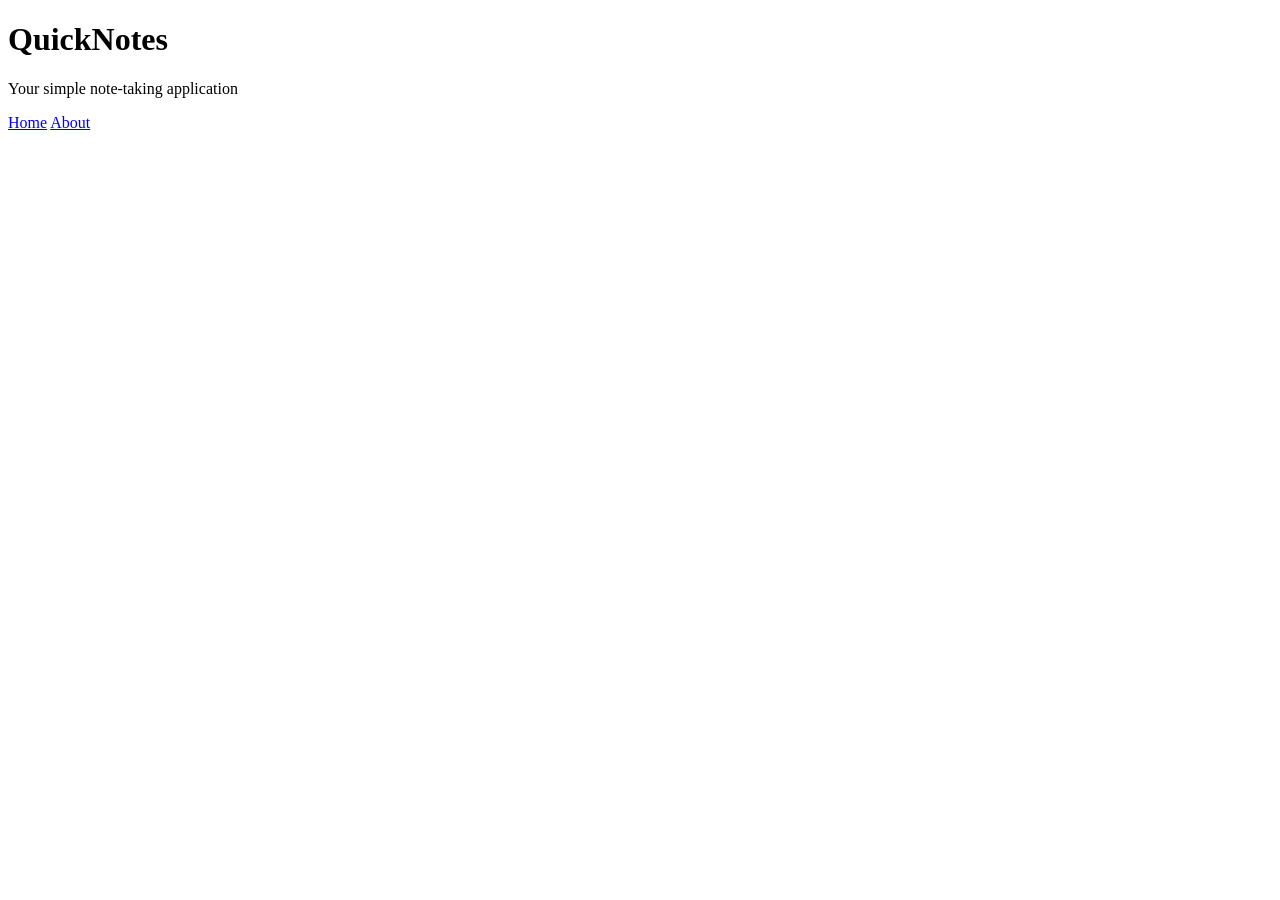
<file: day2/index.html>
<!DOCTYPE html>
<html lang="en">

<head>
    <meta charset="UTF-8">
    <meta name="viewport" content="width=device-width, initial-scale=1.0">
    <title>QuickNotes</title>
</head>

<body>

    <header>
        <h1>QuickNotes</h1>
        <p>Your simple note-taking application</p>

        <nav>
            <a href="index.html">Home</a>
            <a href="about.html">About</a>
        </nav>
    </header>

</body>

</html>
</file>
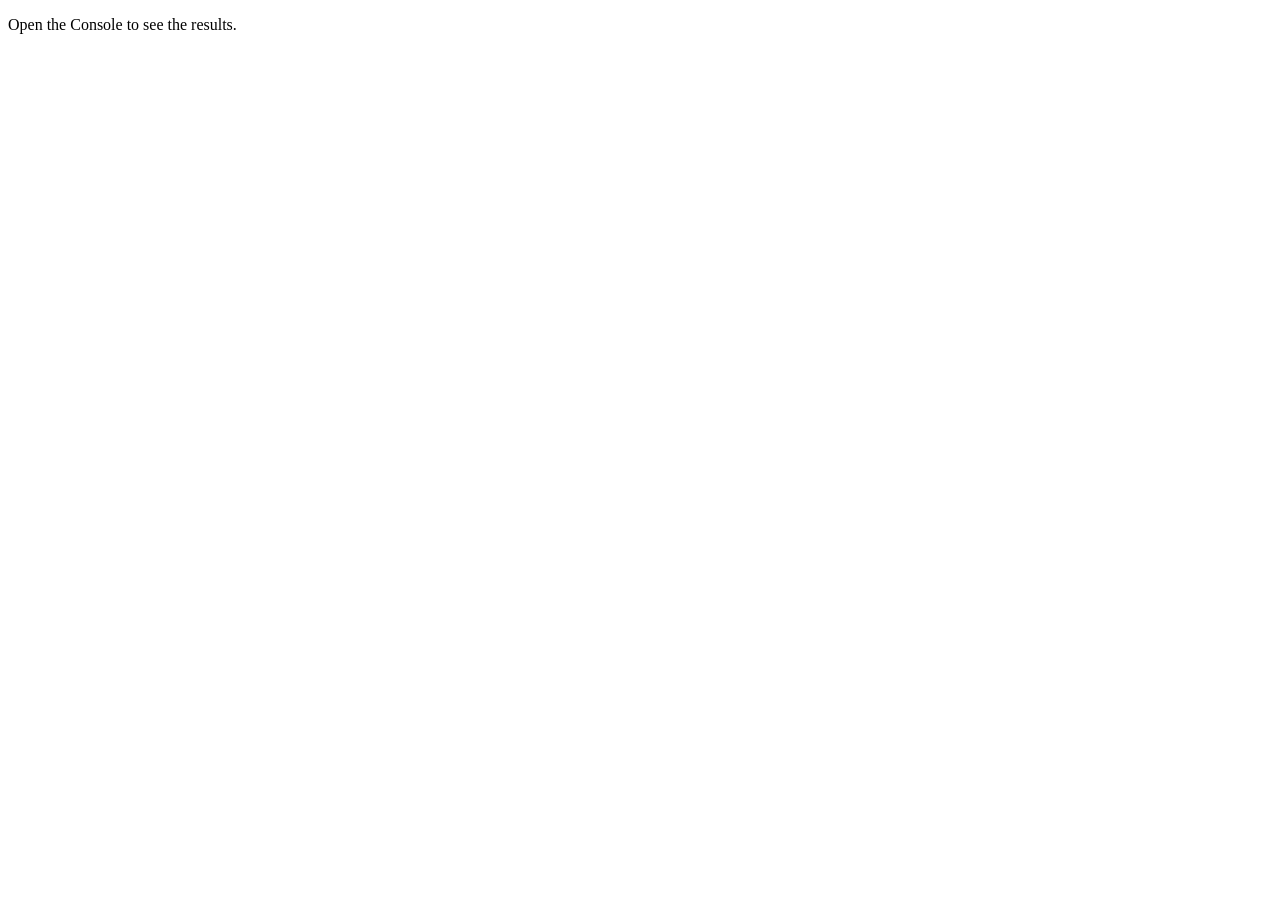
<file: Day3/index.html>
<!DOCTYPE html>
<html lang="en">

<head>
    <meta charset="UTF-8">
    <meta name="viewport" content="width=device-width, initial-scale=1.0">
    <title>Notes Toolkit</title>
    <!-- Loads script.js with defer -->
    <script src="script.js" defer></script>
</head>

<body>
    <p>Open the Console to see the results.</p>
</body>

</html>
</file>
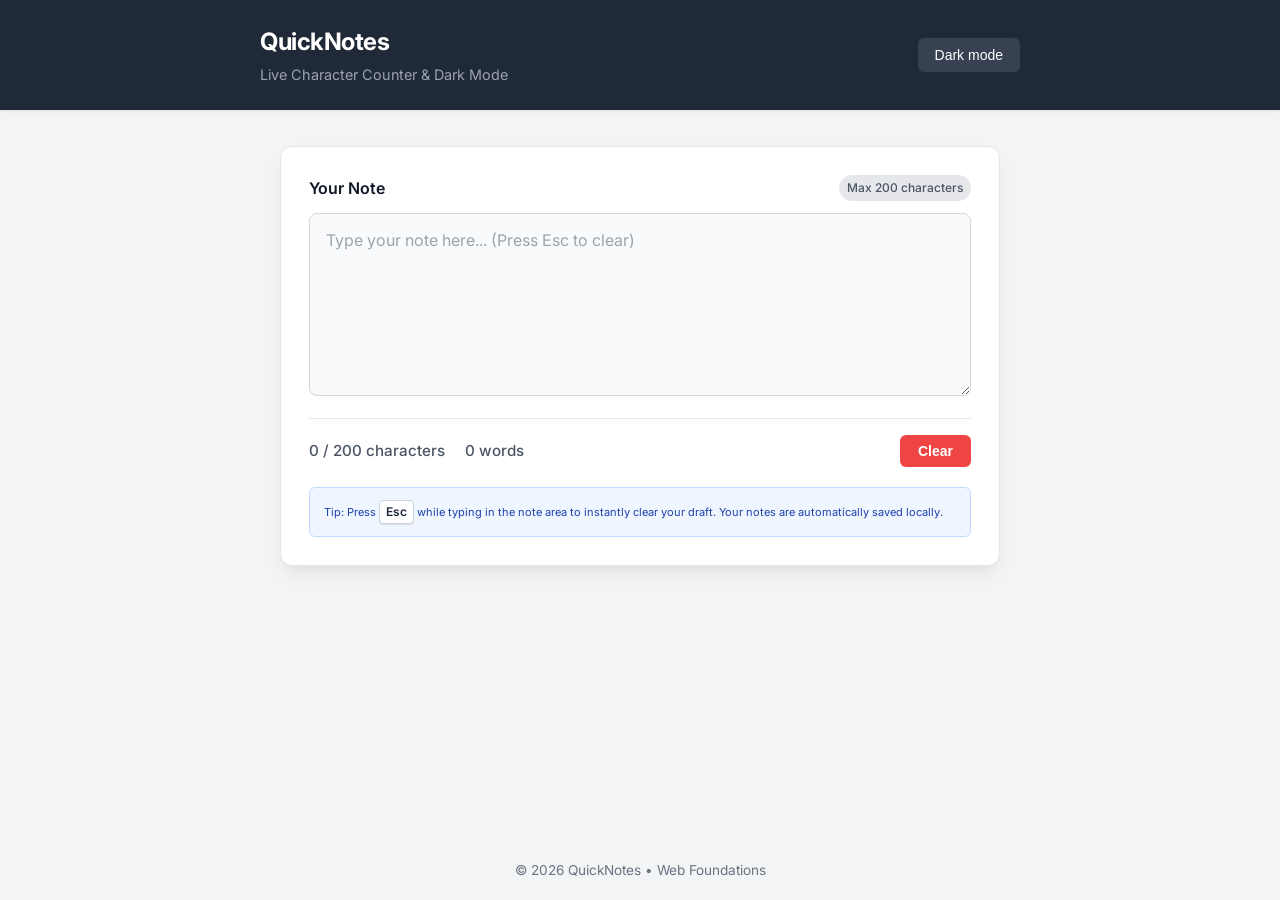
<file: day4/index.html>
<!DOCTYPE html>
<html lang="en">

<head>
    <meta charset="UTF-8">
    <meta name="viewport" content="width=device-width, initial-scale=1.0">
    <meta name="description" content="QuickNotes live character and word counter with dark mode support.">
    <title>Live Character Counter & Dark Mode | QuickNotes</title>
    <!-- Google Fonts -->
    <link rel="preconnect" href="https://fonts.googleapis.com">
    <link rel="preconnect" href="https://fonts.gstatic.com" crossorigin>
    <link href="https://fonts.googleapis.com/css2?family=Inter:wght@400;500;600;700&display=swap" rel="stylesheet">
    <!-- Stylesheet -->
    <link rel="stylesheet" href="style.css">
    <!-- Script loaded with defer -->
    <script src="script.js" defer></script>
</head>

<body>
    <header class="header">
        <div class="header-container">
            <div class="header-titles">
                <h1>QuickNotes</h1>
                <p class="subtitle">Live Character Counter & Dark Mode</p>
            </div>
            <button id="theme-toggle" type="button" aria-label="Toggle dark mode">Dark mode</button>
        </div>
    </header>

    <main class="main-content">
        <section class="editor-card">
            <div class="editor-header">
                <label for="note-text" class="editor-label">Your Note</label>
                <span class="max-badge">Max 200 characters</span>
            </div>

            <textarea id="note-text" name="note-text" rows="6" placeholder="Type your note here... (Press Esc to clear)" spellcheck="true"></textarea>

            <div class="counter-bar">
                <div class="counts">
                    <p id="char-count">0 / 200 characters</p>
                    <p id="word-count">0 words</p>
                </div>
                <div class="actions">
                    <button id="clear-btn" type="button" title="Clear note (or press Esc)">Clear</button>
                </div>
            </div>

            <div class="tips-box">
                <small>Tip: Press <kbd>Esc</kbd> while typing in the note area to instantly clear your draft. Your notes are automatically saved locally.</small>
            </div>
        </section>
    </main>

    <footer class="footer">
        <p>&copy; 2026 QuickNotes &bull; Web Foundations</p>
    </footer>
</body>

</html>
</file>
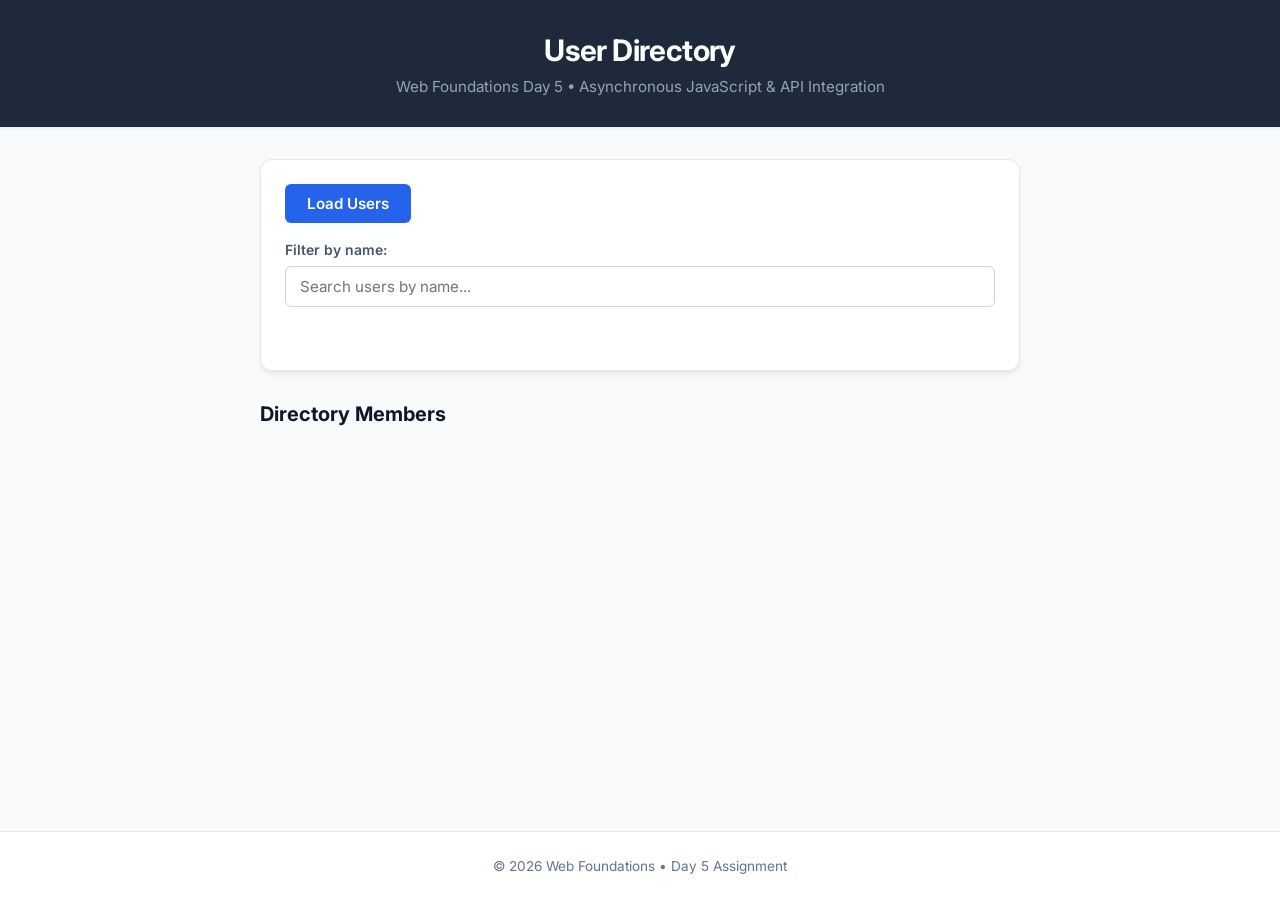
<file: day5/index.html>
<!DOCTYPE html>
<html lang="en">

<head>
    <meta charset="UTF-8">
    <meta name="viewport" content="width=device-width, initial-scale=1.0">
    <meta name="description" content="Day 5 Assignment: User Directory fetched asynchronously from JSONPlaceholder with live filtering.">
    <title>User Directory | Day 5 Assignment</title>
    <!-- Google Fonts -->
    <link rel="preconnect" href="https://fonts.googleapis.com">
    <link rel="preconnect" href="https://fonts.gstatic.com" crossorigin>
    <link href="https://fonts.googleapis.com/css2?family=Inter:wght@400;500;600;700&display=swap" rel="stylesheet">
    <!-- Stylesheet -->
    <link rel="stylesheet" href="style.css">
    <!-- Users script loaded with defer -->
    <script src="users.js" defer></script>
</head>

<body>
    <header class="app-header">
        <div class="header-inner">
            <h1>User Directory</h1>
            <p class="subtitle">Web Foundations Day 5 &bull; Asynchronous JavaScript &amp; API Integration</p>
        </div>
    </header>

    <main class="main-container">
        <section class="controls-card">
            <div class="actions-row">
                <button id="load-users" type="button" class="btn btn-primary">Load Users</button>
            </div>

            <div class="filter-group">
                <label for="filter-input" class="form-label">Filter by name:</label>
                <input type="text" id="filter-input" class="form-input" placeholder="Search users by name..." autocomplete="off">
            </div>

            <!-- Status message element -->
            <p id="status" class="status-message" role="status" aria-live="polite"></p>
        </section>

        <section class="users-section">
            <h2 class="section-title">Directory Members</h2>
            <!-- Empty users list to be populated dynamically -->
            <ul id="users-list" class="users-list" aria-live="polite"></ul>
        </section>
    </main>

    <footer class="app-footer">
        <p>&copy; 2026 Web Foundations &bull; Day 5 Assignment</p>
    </footer>
</body>

</html>
</file>
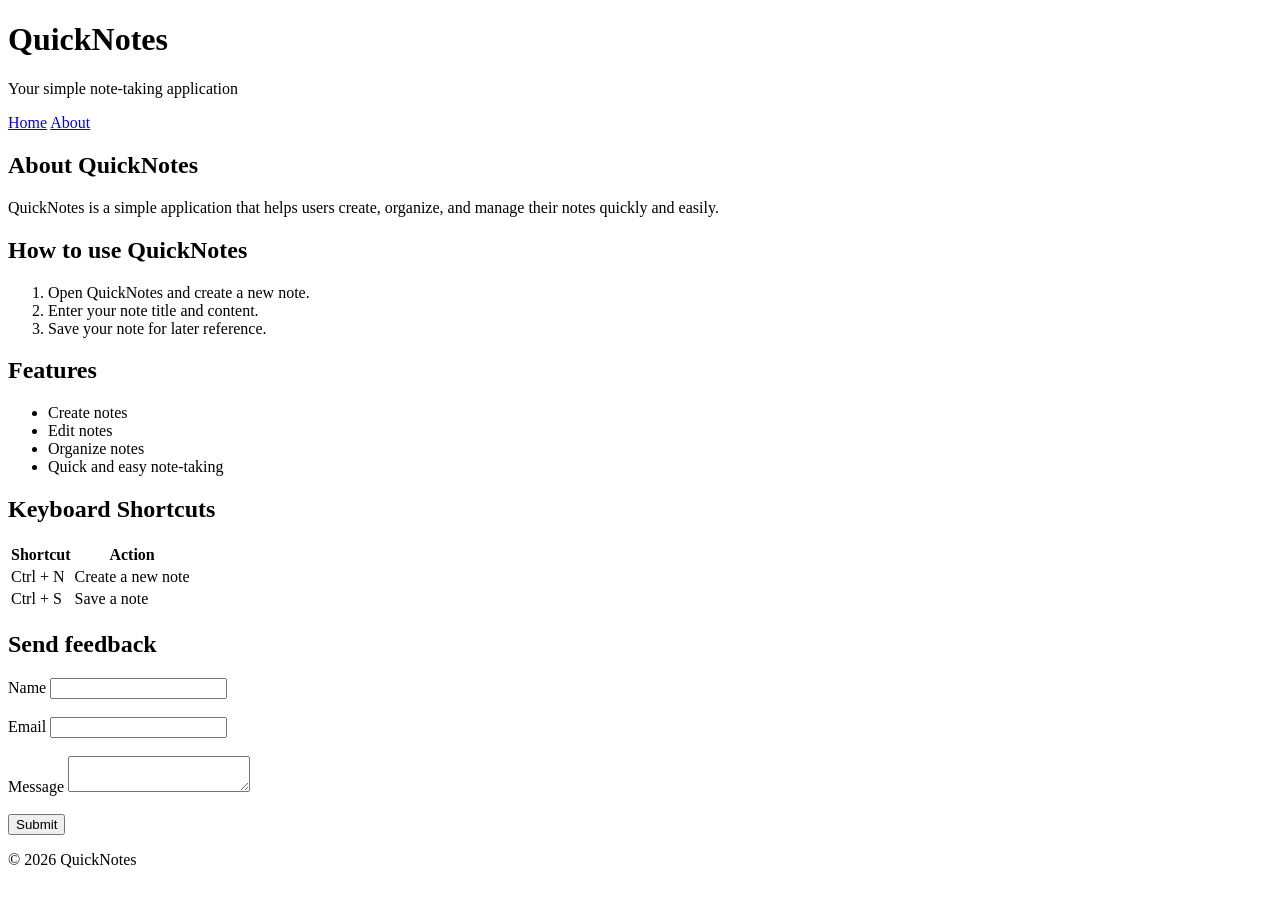
<file: day1/about.html>
<!DOCTYPE html>
<html lang="en">

<head>
    <meta charset="UTF-8">
    <meta name="viewport" content="width=device-width, initial-scale=1.0">
    <title>About QuickNotes</title>
</head>

<body>

    <header>
        <h1>QuickNotes</h1>
        <p>Your simple note-taking application</p>

        <nav>
            <a href="index.html">Home</a>
            <a href="about.html">About</a>
        </nav>
    </header>

    <main>

        <h2>About QuickNotes</h2>

        <p>
            QuickNotes is a simple application that helps users create,
            organize, and manage their notes quickly and easily.
        </p>

        <section>
            <h2>How to use QuickNotes</h2>

            <ol>
                <li>Open QuickNotes and create a new note.</li>
                <li>Enter your note title and content.</li>
                <li>Save your note for later reference.</li>
            </ol>
        </section>

        <section>
            <h2>Features</h2>

            <ul>
                <li>Create notes</li>
                <li>Edit notes</li>
                <li>Organize notes</li>
                <li>Quick and easy note-taking</li>
            </ul>
        </section>

        <section>
            <h2>Keyboard Shortcuts</h2>

            <table>
                <tr>
                    <th>Shortcut</th>
                    <th>Action</th>
                </tr>
                <tr>
                    <td>Ctrl + N</td>
                    <td>Create a new note</td>
                </tr>
                <tr>
                    <td>Ctrl + S</td>
                    <td>Save a note</td>
                </tr>
            </table>
        </section>

        <section>
            <h2>Send feedback</h2>

            <form>
                <label for="name">Name</label>
                <input type="text" id="name" name="name" required>

                <br><br>

                <label for="email">Email</label>
                <input type="email" id="email" name="email" required>

                <br><br>

                <label for="message">Message</label>
                <textarea id="message" name="message" required></textarea>

                <br><br>

                <button type="submit">Submit</button>
            </form>
        </section>

    </main>

    <footer>
        <p>&copy; 2026 QuickNotes</p>
    </footer>

</body>

</html>
</file>
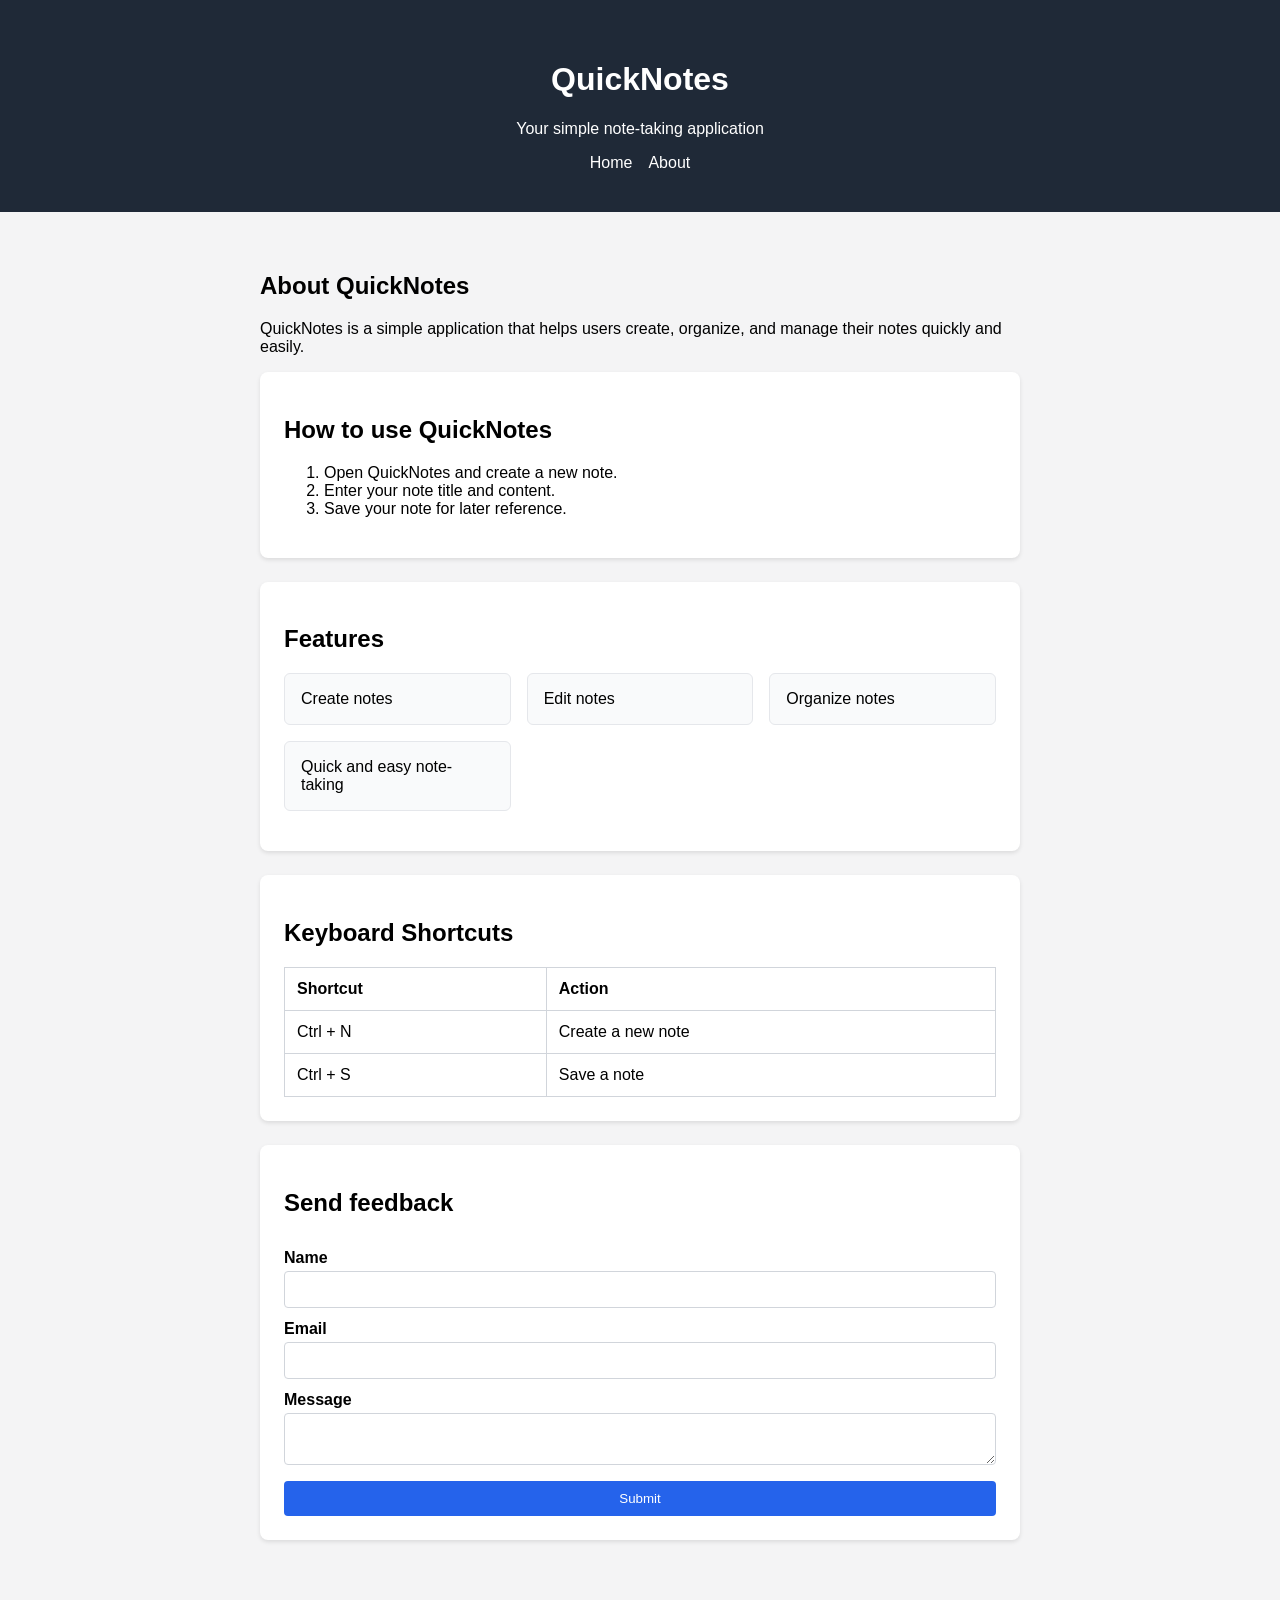
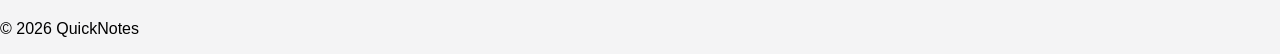
<file: day2/about.html>
<!DOCTYPE html>
<html lang="en">

<head>
    <meta charset="UTF-8">
    <meta name="viewport" content="width=device-width, initial-scale=1.0">
    <link rel="stylesheet" href="style.css">
    <title>About QuickNotes</title>
</head>

<body>

    <header>
        <h1>QuickNotes</h1>
        <p>Your simple note-taking application</p>

        <nav>
            <a href="index.html">Home</a>
            <a href="about.html">About</a>
        </nav>
    </header>

    <main>

        <h2>About QuickNotes</h2>

        <p>
            QuickNotes is a simple application that helps users create,
            organize, and manage their notes quickly and easily.
        </p>

        <section>
            <h2>How to use QuickNotes</h2>

            <ol>
                <li>Open QuickNotes and create a new note.</li>
                <li>Enter your note title and content.</li>
                <li>Save your note for later reference.</li>
            </ol>
        </section>

        <section>
            <h2>Features</h2>

            <ul class="features">
                <li>Create notes</li>
                <li>Edit notes</li>
                <li>Organize notes</li>
                <li>Quick and easy note-taking</li>
            </ul>
        </section>

        <section>
            <h2>Keyboard Shortcuts</h2>

            <table>
                <tr>
                    <th>Shortcut</th>
                    <th>Action</th>
                </tr>
                <tr>
                    <td>Ctrl + N</td>
                    <td>Create a new note</td>
                </tr>
                <tr>
                    <td>Ctrl + S</td>
                    <td>Save a note</td>
                </tr>
            </table>
        </section>

        <section>
            <h2>Send feedback</h2>

            <form>
                <label for="name">Name</label>
                <input type="text" id="name" name="name" required>

                <br><br>

                <label for="email">Email</label>
                <input type="email" id="email" name="email" required>

                <br><br>

                <label for="message">Message</label>
                <textarea id="message" name="message" required></textarea>

                <br><br>

                <button type="submit">Submit</button>
            </form>
        </section>

    </main>

    <footer>
        <p>&copy; 2026 QuickNotes</p>
    </footer>

</body>

</html>
</file>
<file: day4/style.css>
/* CSS Reset & Universal Box-Sizing */
*,
*::before,
*::after {
    box-sizing: border-box;
    margin: 0;
    padding: 0;
}

/* CSS Variables for Light Theme on :root */
:root {
    --bg-color: #f3f4f6;
    --card-bg: #ffffff;
    --card-border: #e5e7eb;
    --text-primary: #111827;
    --text-secondary: #4b5563;
    --text-muted: #6b7280;
    --header-bg: #1f2937;
    --header-text: #ffffff;
    --header-subtitle: #9ca3af;
    --textarea-bg: #f9fafb;
    --textarea-border: #d1d5db;
    --textarea-text: #111827;
    --textarea-placeholder: #9ca3af;
    --focus-ring: rgba(37, 99, 235, 0.35);
    --focus-border: #2563eb;
    --btn-primary-bg: #2563eb;
    --btn-primary-hover: #1d4ed8;
    --btn-primary-text: #ffffff;
    --btn-theme-bg: #374151;
    --btn-theme-hover: #4b5563;
    --btn-theme-text: #ffffff;
    --btn-clear-bg: #ef4444;
    --btn-clear-hover: #dc2626;
    --btn-clear-text: #ffffff;
    --badge-bg: #e5e7eb;
    --badge-text: #4b5563;
    --tips-bg: #eff6ff;
    --tips-border: #bfdbfe;
    --tips-text: #1e40af;
    --kbd-bg: #ffffff;
    --kbd-border: #cbd5e1;
    --kbd-text: #1e293b;
    --shadow-card: 0 10px 25px -5px rgba(0, 0, 0, 0.08), 0 8px 10px -6px rgba(0, 0, 0, 0.04);
    --shadow-sm: 0 1px 3px rgba(0, 0, 0, 0.1);
    --warning-color: orange;
    --over-color: red;
}

/* Dark Theme Variables redefined on body.dark */
body.dark {
    --bg-color: #0f172a;
    --card-bg: #1e293b;
    --card-border: #334155;
    --text-primary: #f8fafc;
    --text-secondary: #cbd5e1;
    --text-muted: #94a3b8;
    --header-bg: #0b1120;
    --header-text: #ffffff;
    --header-subtitle: #94a3b8;
    --textarea-bg: #0f172a;
    --textarea-border: #475569;
    --textarea-text: #f8fafc;
    --textarea-placeholder: #64748b;
    --focus-ring: rgba(96, 165, 250, 0.4);
    --focus-border: #60a5fa;
    --btn-primary-bg: #3b82f6;
    --btn-primary-hover: #2563eb;
    --btn-primary-text: #ffffff;
    --btn-theme-bg: #334155;
    --btn-theme-hover: #475569;
    --btn-theme-text: #f8fafc;
    --btn-clear-bg: #dc2626;
    --btn-clear-hover: #b91c1c;
    --btn-clear-text: #ffffff;
    --badge-bg: #334155;
    --badge-text: #cbd5e1;
    --tips-bg: #172554;
    --tips-border: #1e3a8a;
    --tips-text: #93c5fd;
    --kbd-bg: #1e293b;
    --kbd-border: #475569;
    --kbd-text: #f8fafc;
    --shadow-card: 0 10px 30px -5px rgba(0, 0, 0, 0.5), 0 8px 10px -6px rgba(0, 0, 0, 0.4);
    --shadow-sm: 0 1px 3px rgba(0, 0, 0, 0.4);
    --warning-color: orange;
    --over-color: red;
}

/* Base Body Styles */
body {
    min-height: 100vh;
    display: flex;
    flex-direction: column;
    font-family: 'Inter', system-ui, -apple-system, BlinkMacSystemFont, 'Segoe UI', Roboto, sans-serif;
    background-color: var(--bg-color);
    color: var(--text-primary);
    line-height: 1.5;
    transition: background-color 0.3s ease, color 0.3s ease;
}

/* Header */
.header {
    background-color: var(--header-bg);
    color: var(--header-text);
    padding: 24px 20px;
    box-shadow: var(--shadow-sm);
    transition: background-color 0.3s ease;
}

.header-container {
    max-width: 760px;
    margin: 0 auto;
    display: flex;
    align-items: center;
    justify-content: space-between;
    gap: 16px;
    flex-wrap: wrap;
}

.header-titles h1 {
    font-size: 1.5rem;
    font-weight: 700;
    letter-spacing: -0.02em;
}

.subtitle {
    font-size: 0.9rem;
    color: var(--header-subtitle);
    margin-top: 4px;
}

/* Theme Toggle Button */
#theme-toggle {
    background-color: var(--btn-theme-bg);
    color: var(--btn-theme-text);
    border: 1px solid transparent;
    padding: 8px 16px;
    font-size: 0.875rem;
    font-weight: 500;
    border-radius: 6px;
    cursor: pointer;
    transition: background-color 0.2s ease, transform 0.1s ease;
}

#theme-toggle:hover {
    background-color: var(--btn-theme-hover);
}

#theme-toggle:active {
    transform: scale(0.98);
}

/* Main Content Container */
.main-content {
    flex: 1;
    max-width: 760px;
    width: 100%;
    margin: 36px auto;
    padding: 0 20px;
}

/* Card Container */
.editor-card {
    background-color: var(--card-bg);
    border: 1px solid var(--card-border);
    border-radius: 12px;
    padding: 28px;
    box-shadow: var(--shadow-card);
    transition: background-color 0.3s ease, border-color 0.3s ease, box-shadow 0.3s ease;
}

/* Editor Header with Label & Badge */
.editor-header {
    display: flex;
    align-items: center;
    justify-content: space-between;
    margin-bottom: 12px;
}

.editor-label {
    font-size: 1rem;
    font-weight: 600;
    color: var(--text-primary);
}

.max-badge {
    font-size: 0.75rem;
    font-weight: 500;
    background-color: var(--badge-bg);
    color: var(--badge-text);
    padding: 4px 8px;
    border-radius: 9999px;
}

/* Textarea */
textarea#note-text {
    width: 100%;
    min-height: 160px;
    padding: 14px 16px;
    font-family: inherit;
    font-size: 1rem;
    line-height: 1.6;
    background-color: var(--textarea-bg);
    color: var(--textarea-text);
    border: 1px solid var(--textarea-border);
    border-radius: 8px;
    outline: none;
    resize: vertical;
    transition: border-color 0.2s ease, box-shadow 0.2s ease, background-color 0.3s ease, color 0.3s ease;
}

textarea#note-text::placeholder {
    color: var(--textarea-placeholder);
}

textarea#note-text:focus {
    border-color: var(--focus-border);
    box-shadow: 0 0 0 3px var(--focus-ring);
}

/* Counter & Actions Bar */
.counter-bar {
    display: flex;
    align-items: center;
    justify-content: space-between;
    margin-top: 16px;
    padding-top: 16px;
    border-top: 1px solid var(--card-border);
    flex-wrap: wrap;
    gap: 12px;
}

.counts {
    display: flex;
    align-items: center;
    gap: 20px;
    flex-wrap: wrap;
}

#char-count,
#word-count {
    font-size: 0.95rem;
    font-weight: 500;
    color: var(--text-secondary);
    transition: color 0.2s ease;
}

/* Classes warning (orange text) and over (red, bold text) for the character counter */
.warning,
#char-count.warning {
    color: orange;
}

.over,
#char-count.over {
    color: red;
    font-weight: bold;
}

/* Actions */
.actions {
    display: flex;
    align-items: center;
}

/* Clear Button */
#clear-btn {
    background-color: var(--btn-clear-bg);
    color: var(--btn-clear-text);
    border: none;
    padding: 8px 18px;
    font-size: 0.875rem;
    font-weight: 600;
    border-radius: 6px;
    cursor: pointer;
    transition: background-color 0.2s ease, transform 0.1s ease;
}

#clear-btn:hover {
    background-color: var(--btn-clear-hover);
}

#clear-btn:active {
    transform: scale(0.97);
}

/* Tips Box */
.tips-box {
    margin-top: 20px;
    padding: 12px 14px;
    background-color: var(--tips-bg);
    border: 1px solid var(--tips-border);
    border-radius: 6px;
    color: var(--tips-text);
    font-size: 0.825rem;
    transition: background-color 0.3s ease, border-color 0.3s ease, color 0.3s ease;
}

kbd {
    display: inline-block;
    padding: 2px 6px;
    font-size: 0.75rem;
    font-family: inherit;
    font-weight: 600;
    color: var(--kbd-text);
    background-color: var(--kbd-bg);
    border: 1px solid var(--kbd-border);
    border-radius: 4px;
    box-shadow: 0 1px 1px rgba(0, 0, 0, 0.1);
}

/* Footer */
.footer {
    text-align: center;
    padding: 20px;
    font-size: 0.85rem;
    color: var(--text-muted);
}

/* Responsive tweaks */
@media (max-width: 600px) {
    .editor-card {
        padding: 20px 16px;
    }

    .counter-bar {
        flex-direction: column;
        align-items: flex-start;
    }

    .actions {
        width: 100%;
    }

    #clear-btn {
        width: 100%;
    }
}
</file>
<file: day5/style.css>
/* CSS Reset & Box Sizing */
*,
*::before,
*::after {
    box-sizing: border-box;
    margin: 0;
    padding: 0;
}

:root {
    --bg-page: #f8fafc;
    --card-bg: #ffffff;
    --card-border: #e2e8f0;
    --text-primary: #0f172a;
    --text-secondary: #475569;
    --text-muted: #64748b;
    --header-bg: #1e293b;
    --header-text: #ffffff;
    --header-sub: #94a3b8;
    --primary: #2563eb;
    --primary-hover: #1d4ed8;
    --primary-disabled: #93c5fd;
    --status-loading: #2563eb;
    --status-success: #16a34a;
    --status-error: #dc2626;
    --shadow-sm: 0 1px 3px rgba(0, 0, 0, 0.08);
    --shadow-md: 0 4px 6px -1px rgba(0, 0, 0, 0.08), 0 2px 4px -2px rgba(0, 0, 0, 0.04);
    --shadow-hover: 0 10px 15px -3px rgba(0, 0, 0, 0.1), 0 4px 6px -4px rgba(0, 0, 0, 0.05);
    --radius-sm: 6px;
    --radius-md: 10px;
    --radius-lg: 12px;
}

body {
    min-height: 100vh;
    display: flex;
    flex-direction: column;
    font-family: 'Inter', system-ui, -apple-system, BlinkMacSystemFont, 'Segoe UI', Roboto, sans-serif;
    background-color: var(--bg-page);
    color: var(--text-primary);
    line-height: 1.5;
}

/* Header */
.app-header {
    background-color: var(--header-bg);
    color: var(--header-text);
    padding: 28px 20px;
    box-shadow: var(--shadow-sm);
    text-align: center;
}

.header-inner {
    max-width: 800px;
    margin: 0 auto;
}

.app-header h1 {
    font-size: 1.85rem;
    font-weight: 700;
    letter-spacing: -0.02em;
    margin-bottom: 4px;
}

.subtitle {
    font-size: 0.95rem;
    color: var(--header-sub);
}

/* Main Container */
.main-container {
    max-width: 800px;
    width: 100%;
    margin: 32px auto;
    padding: 0 20px;
    flex: 1;
}

/* Controls Card */
.controls-card {
    background-color: var(--card-bg);
    border: 1px solid var(--card-border);
    border-radius: var(--radius-lg);
    padding: 24px;
    box-shadow: var(--shadow-md);
    margin-bottom: 28px;
    display: flex;
    flex-direction: column;
    gap: 16px;
}

.actions-row {
    display: flex;
    align-items: center;
}

/* Buttons */
.btn {
    padding: 10px 22px;
    font-family: inherit;
    font-size: 0.95rem;
    font-weight: 600;
    border-radius: var(--radius-sm);
    border: none;
    cursor: pointer;
    transition: background-color 0.2s, transform 0.1s, opacity 0.2s;
}

.btn:active:not(:disabled) {
    transform: scale(0.98);
}

.btn-primary {
    background-color: var(--primary);
    color: #ffffff;
}

.btn-primary:hover:not(:disabled) {
    background-color: var(--primary-hover);
}

.btn-primary:disabled {
    background-color: var(--primary-disabled);
    cursor: not-allowed;
    opacity: 0.8;
}

/* Filter Input */
.filter-group {
    display: flex;
    flex-direction: column;
    gap: 6px;
}

.form-label {
    font-size: 0.875rem;
    font-weight: 600;
    color: var(--text-secondary);
}

.form-input {
    width: 100%;
    padding: 10px 14px;
    font-family: inherit;
    font-size: 0.95rem;
    color: var(--text-primary);
    background-color: #ffffff;
    border: 1px solid #cbd5e1;
    border-radius: var(--radius-sm);
    outline: none;
    transition: border-color 0.2s, box-shadow 0.2s;
}

.form-input:focus {
    border-color: var(--primary);
    box-shadow: 0 0 0 3px rgba(37, 99, 235, 0.18);
}

/* Status Message */
.status-message {
    font-size: 0.9rem;
    font-weight: 500;
    min-height: 1.4rem;
    color: var(--text-secondary);
    transition: color 0.2s;
}

.status-message.loading {
    color: var(--status-loading);
}

.status-message.success {
    color: var(--status-success);
}

.status-message.error {
    color: var(--status-error);
    font-weight: 600;
}

/* Users Section */
.users-section {
    display: flex;
    flex-direction: column;
    gap: 16px;
}

.section-title {
    font-size: 1.25rem;
    font-weight: 700;
    color: var(--text-primary);
}

/* Users List */
.users-list {
    list-style: none;
    display: grid;
    grid-template-columns: repeat(auto-fill, minmax(340px, 1fr));
    gap: 16px;
}

/* User Card item */
.user-card {
    background-color: var(--card-bg);
    border: 1px solid var(--card-border);
    border-radius: var(--radius-md);
    padding: 18px;
    box-shadow: var(--shadow-sm);
    display: flex;
    flex-direction: column;
    gap: 8px;
    transition: transform 0.15s ease, box-shadow 0.15s ease, border-color 0.15s ease;
    border-left: 4px solid var(--primary);
}

.user-card:hover {
    transform: translateY(-2px);
    box-shadow: var(--shadow-hover);
    border-color: #cbd5e1;
}

.user-name {
    font-size: 1.1rem;
    font-weight: 700;
    color: var(--text-primary);
    margin-bottom: 2px;
}

.user-detail {
    font-size: 0.875rem;
    color: var(--text-secondary);
    display: flex;
    align-items: baseline;
    gap: 6px;
}

.user-detail strong {
    color: var(--text-primary);
    font-weight: 600;
}

.user-email a {
    color: var(--primary);
    text-decoration: none;
}

.user-email a:hover {
    text-decoration: underline;
}

/* Empty message inside list */
.no-matches {
    grid-column: 1 / -1;
    text-align: center;
    padding: 32px 16px;
    background-color: #ffffff;
    border: 1px dashed #cbd5e1;
    border-radius: var(--radius-md);
    color: var(--text-muted);
    font-style: italic;
    font-size: 0.95rem;
}

/* Footer */
.app-footer {
    text-align: center;
    padding: 24px 20px;
    font-size: 0.85rem;
    color: var(--text-muted);
    border-top: 1px solid var(--card-border);
    background-color: #ffffff;
    margin-top: auto;
}

@media (max-width: 600px) {
    .users-list {
        grid-template-columns: 1fr;
    }
}
</file>
<file: day2/style.css>
/* Box-sizing border-box reset */
*,
*::before,
*::after {
    box-sizing: border-box;
}

/* Base body styles */
body {
    margin: 0;
    font-family: Arial, sans-serif;
    background-color: #f4f4f5;
}

/* Header Styles */
header {
    background-color: #1f2937;
    color: white;
    padding: 40px 20px;
    text-align: center;
}

/* Navigation with Flexbox */
nav {
    display: flex;
    justify-content: center;
    /* Centred row */
    gap: 16px;
    /* 16px gap */
}

nav a {
    color: white;
    /* White text */
    text-decoration: none;
    /* No underline */
    transition: color 0.3s ease;
    /* Transition for navigation links */
}

nav a:hover {
    color: #60a5fa;
    /* Visible hover style */
}

/* Main Container */
main {
    max-width: 800px;
    /* Maximum width */
    margin: 0 auto;
    /* Automatic left and right margins to centre */
    padding: 40px 20px;
}

/* White Card Look for Sections */
section {
    background-color: white;
    border-radius: 8px;
    padding: 24px;
    margin-bottom: 24px;
    box-shadow: 0 2px 4px rgba(0, 0, 0, 0.1);
}

/* Features List with CSS Grid */
ul.features {
    display: grid;
    grid-template-columns: repeat(auto-fit, minmax(180px, 1fr));
    /* Responsive cards */
    gap: 16px;
    list-style: none;
    padding: 0;
}

ul.features li {
    background-color: #f9fafb;
    padding: 16px;
    border-radius: 6px;
    border: 1px solid #e5e7eb;
}

/* Shortcuts Table */
table {
    width: 100%;
    border-collapse: collapse;
}

th,
td {
    border: 1px solid #d1d5db;
    /* Borders on cells */
    padding: 12px;
    /* Padding on cells */
    text-align: left;
}

/* Feedback Form */
form {
    display: flex;
    flex-direction: column;
    /* Stack fields vertically */
    width: 100%;
}

form label {
    margin-top: 12px;
    margin-bottom: 4px;
    font-weight: bold;
}

form input,
form textarea {
    width: 100%;
    /* Full width */
    padding: 10px;
    border: 1px solid #d1d5db;
    border-radius: 4px;
    font-family: inherit;
}

form br {
    display: none;
    /* Hidden since flex-direction handles the stacking */
}

/* Button with Transition */
button {
    margin-top: 16px;
    padding: 10px 20px;
    background-color: #2563eb;
    color: white;
    border: none;
    border-radius: 4px;
    cursor: pointer;
    transition: background-color 0.3s ease;
    /* Transition on button */
}

button:hover {
    background-color: #1d4ed8;
}

/* Media Query for Small Screens */
@media (max-width: 600px) {
    header {
        padding: 20px 10px;
        /* Reduced padding */
    }

    header h1 {
        font-size: 1.5rem;
        /* Reduced font size */
    }
}
</file>
